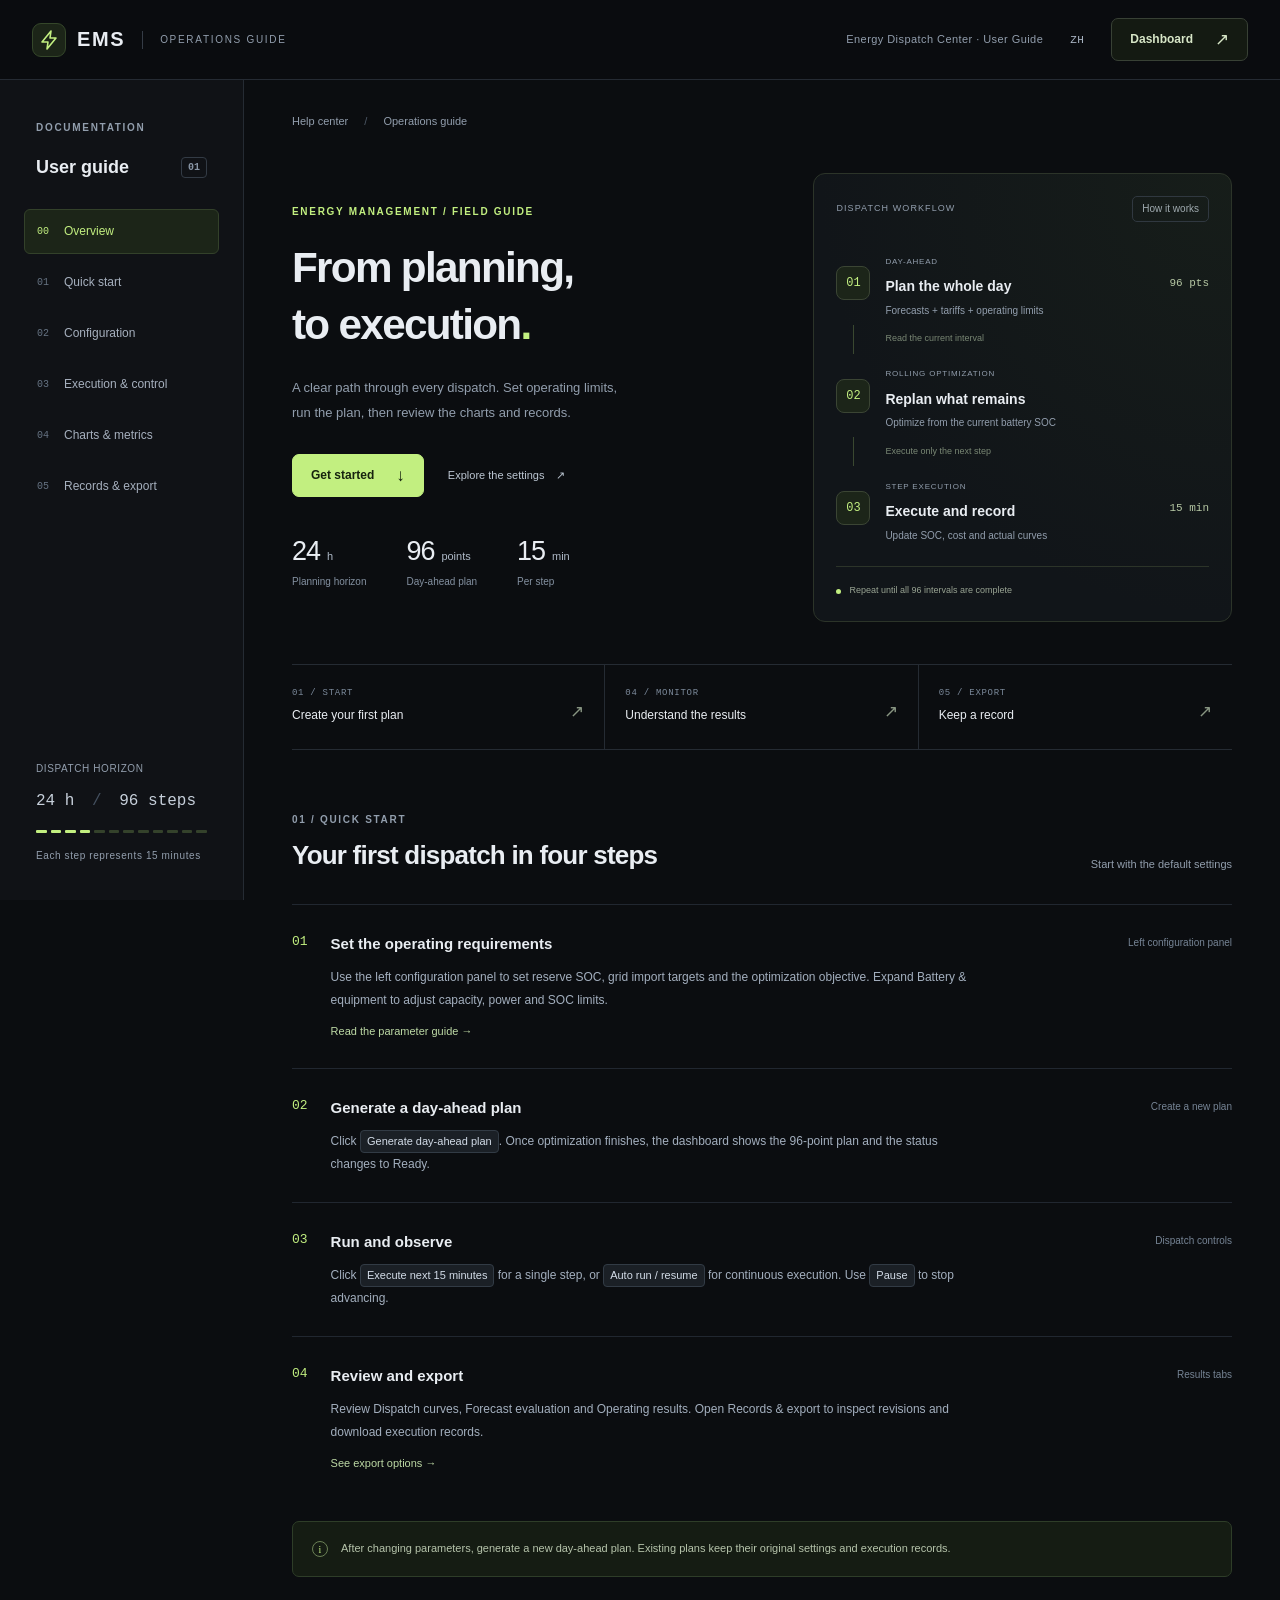
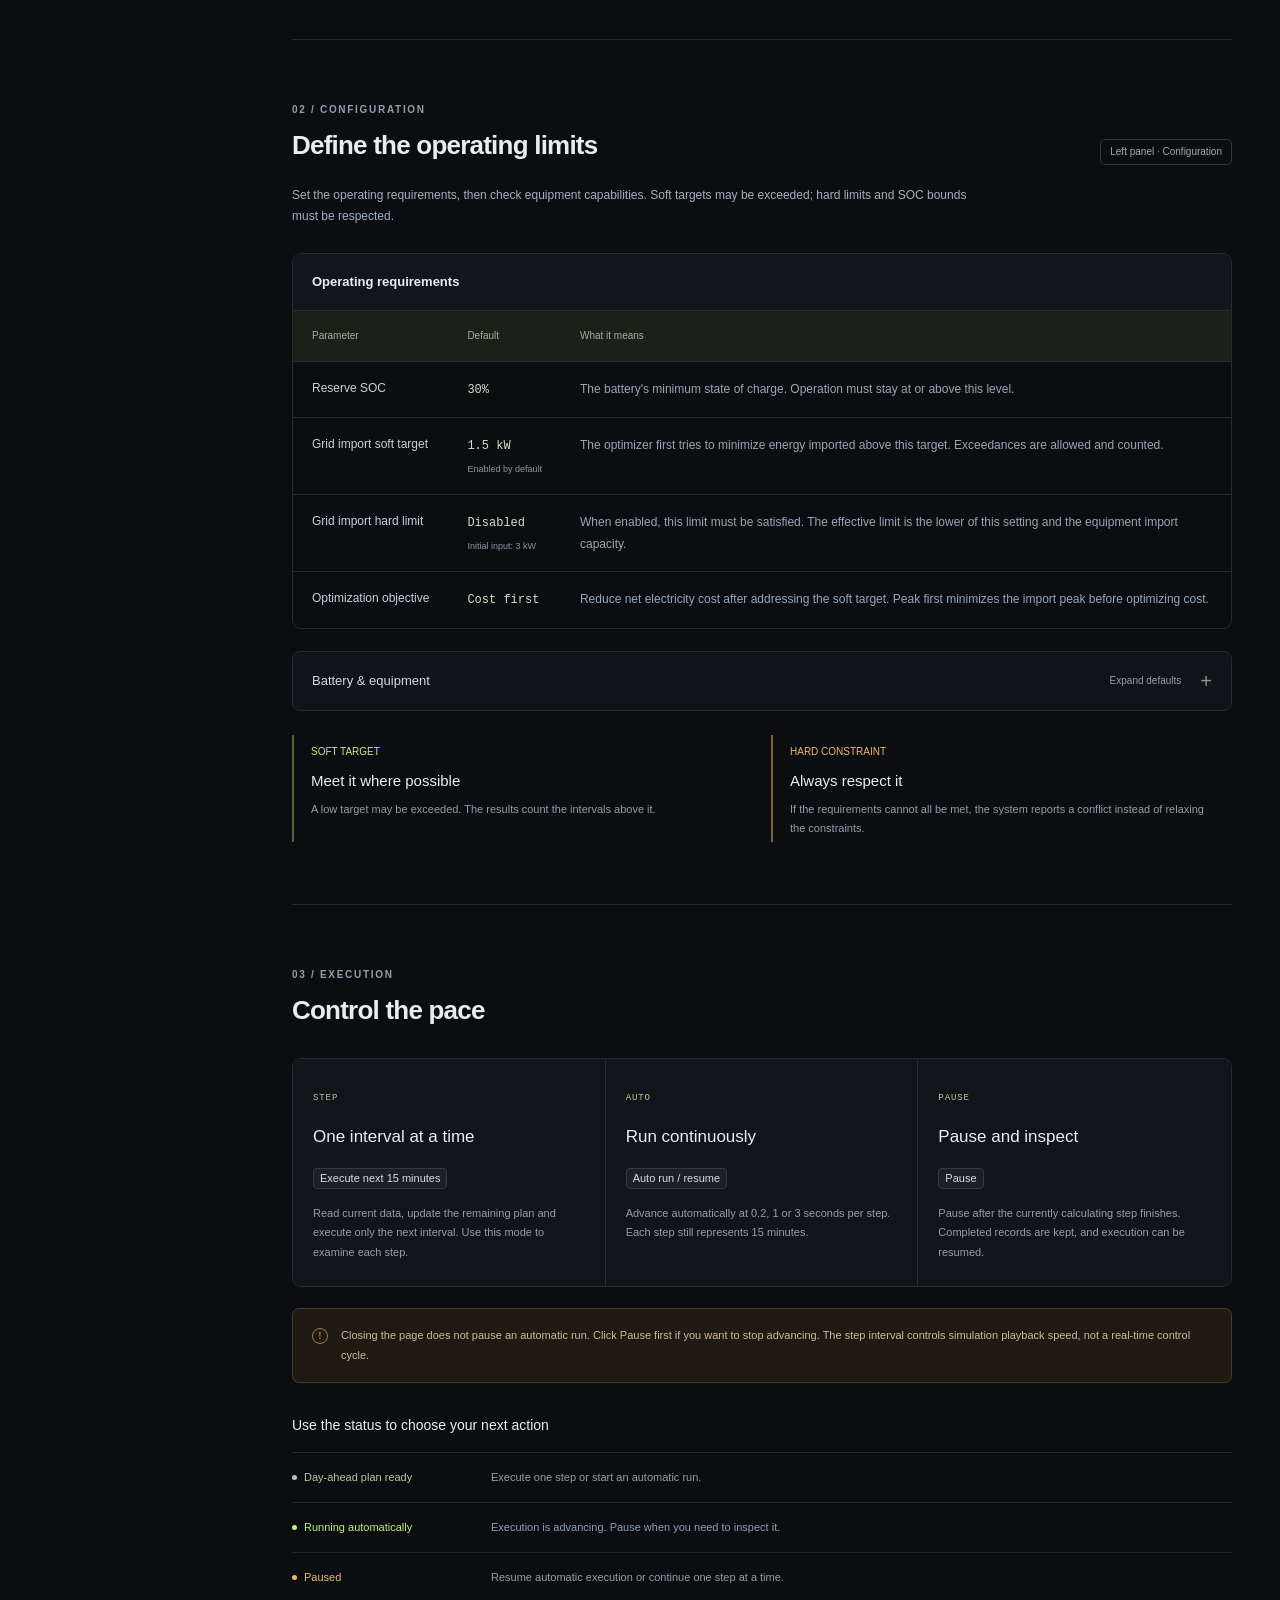
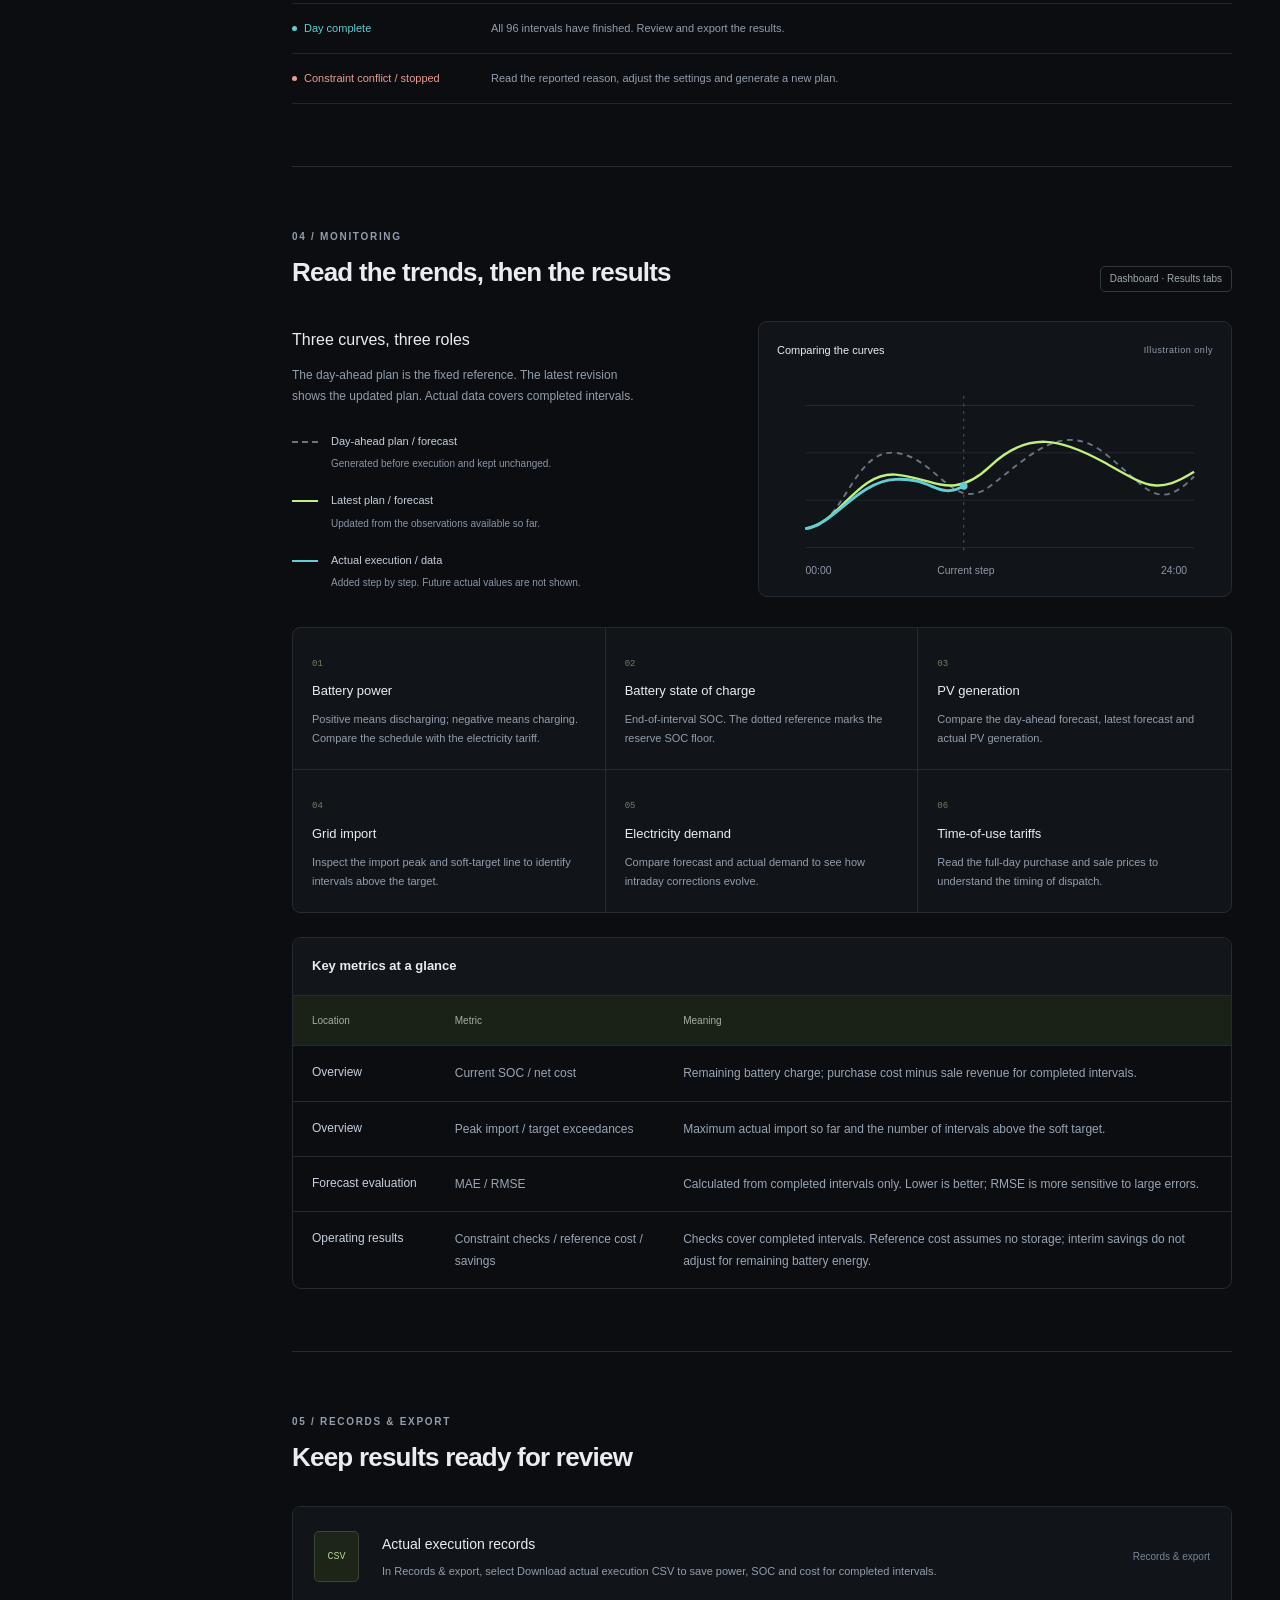
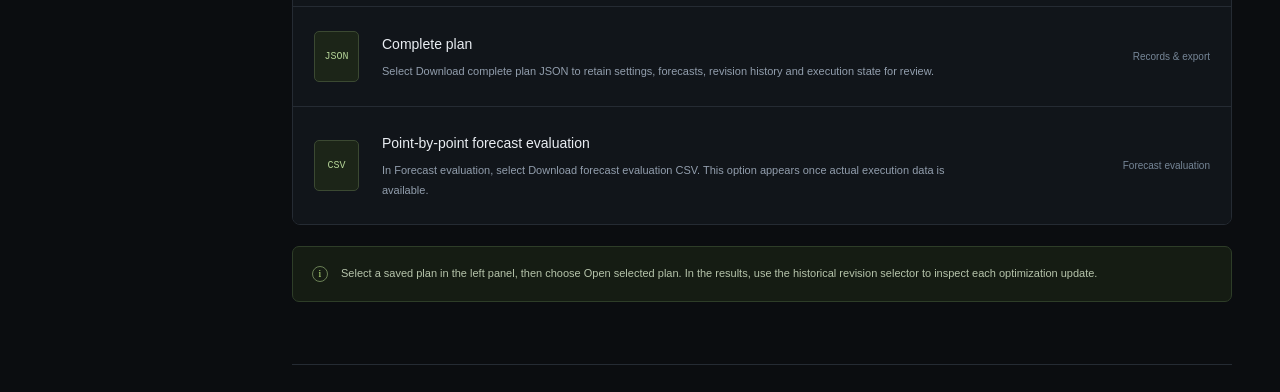
<file: index.html>
<!doctype html>
<html lang="en">
<head>
  <meta charset="utf-8">
  <meta name="viewport" content="width=device-width, initial-scale=1">
  <meta name="color-scheme" content="dark">
  <meta name="description" content="EMS operations guide: configure operating limits, generate day-ahead plans, run rolling dispatch, read charts and export results.">
  <title>EMS · Operations Guide</title>
  <link rel="alternate" hreflang="zh-CN" href="./zh.html">
  <link rel="icon" href="./favicon.svg" type="image/svg+xml">
  <link rel="stylesheet" href="./style.css?v=20261019-3">
  <script src="./config.js?v=20261019-3" defer></script>
  <script src="./script.js?v=20261019-3" defer></script>
</head>
<body>
  <a class="skip-link" href="#main">Skip to content</a>
  <header class="topbar">
    <a class="brand" href="#overview" aria-label="EMS guide home">
      <span class="brand-icon"><svg viewBox="0 0 24 24" fill="none" aria-hidden="true"><path d="M14 3 5 14h6l-1 7 9-11h-6l1-7Z" stroke="currentColor" stroke-width="1.6" stroke-linejoin="round"/></svg></span>
      <strong>EMS</strong><span class="brand-divider"></span><span class="brand-label">OPERATIONS GUIDE</span>
    </a>
    <div class="topbar-actions">
      <span class="edition">Energy Dispatch Center · User Guide</span>
      <a class="language-link" href="./zh.html" hreflang="zh-CN" lang="zh-CN" aria-label="Switch to Chinese">ZH</a>
      <a class="button button-outline dashboard-link" href="https://ltd-prescription-bridal-positioning.trycloudflare.com/" target="_blank" rel="noopener noreferrer">Dashboard <span aria-hidden="true">↗</span></a>
      <button class="menu-toggle" type="button" aria-expanded="false" aria-controls="sidebar" aria-label="Open chapters"><span></span><span></span></button>
    </div>
  </header>

  <aside class="sidebar" id="sidebar" aria-label="Chapters">
    <div class="sidebar-top"><span class="eyebrow">DOCUMENTATION</span><p>User guide<span class="version">01</span></p></div>
    <nav class="chapter-nav">
      <a href="#overview" class="active" aria-current="location"><span>00</span>Overview</a>
      <a href="#quickstart"><span>01</span>Quick start</a>
      <a href="#configuration"><span>02</span>Configuration</a>
      <a href="#execution"><span>03</span>Execution &amp; control</a>
      <a href="#charts"><span>04</span>Charts &amp; metrics</a>
      <a href="#export"><span>05</span>Records &amp; export</a>
    </nav>
    <div class="sidebar-bottom"><span class="small-label">DISPATCH HORIZON</span><p>24 h <span>/</span> 96 steps</p><div class="mini-track"><i></i><i></i><i></i><i></i><i></i><i></i><i></i><i></i><i></i><i></i><i></i><i></i></div><span class="small-label">Each step represents 15 minutes</span></div>
  </aside>

  <main id="main">
    <section class="hero doc-section" id="overview" aria-labelledby="hero-title">
      <div class="breadcrumb">Help center <span>/</span> Operations guide</div>
      <div class="hero-grid">
        <div class="hero-copy">
          <p class="eyebrow accent">ENERGY MANAGEMENT / FIELD GUIDE</p>
          <h1 id="hero-title">From planning,<br>to execution<span class="accent">.</span></h1>
          <p class="hero-description">A clear path through every dispatch. Set operating limits,<br class="desktop-break">run the plan, then review the charts and records.</p>
          <div class="hero-actions"><a class="button button-primary" href="#quickstart">Get started <span aria-hidden="true">↓</span></a><a class="text-link" href="#configuration">Explore the settings <span aria-hidden="true">↗</span></a></div>
          <div class="hero-specs"><div><strong>24<span>h</span></strong><span>Planning horizon</span></div><div><strong>96<span>points</span></strong><span>Day-ahead plan</span></div><div><strong>15<span>min</span></strong><span>Per step</span></div></div>
        </div>
        <div class="flow-panel" aria-label="Day-ahead planning, rolling optimization and single-step execution">
          <div class="panel-top"><span class="small-label">DISPATCH WORKFLOW</span><span class="outline-tag">How it works</span></div>
          <div class="flow-stage"><span class="stage-symbol">01</span><div><span class="small-label">DAY-AHEAD</span><h2>Plan the whole day</h2><p>Forecasts + tariffs + operating limits</p></div><span class="stage-count">96 pts</span></div>
          <div class="flow-connector"><span></span><p>Read the current interval</p></div>
          <div class="flow-stage"><span class="stage-symbol">02</span><div><span class="small-label">ROLLING OPTIMIZATION</span><h2>Replan what remains</h2><p>Optimize from the current battery SOC</p></div></div>
          <div class="flow-connector"><span></span><p>Execute only the next step</p></div>
          <div class="flow-stage flow-stage-final"><span class="stage-symbol">03</span><div><span class="small-label">STEP EXECUTION</span><h2>Execute and record</h2><p>Update SOC, cost and actual curves</p></div><span class="stage-count">15 min</span></div>
          <div class="flow-footer"><span class="status-dot"></span>Repeat until all 96 intervals are complete</div>
        </div>
      </div>
      <div class="guide-index"><a href="#quickstart"><span>01 / START</span>Create your first plan <b aria-hidden="true">↗</b></a><a href="#charts"><span>04 / MONITOR</span>Understand the results <b aria-hidden="true">↗</b></a><a href="#export"><span>05 / EXPORT</span>Keep a record <b aria-hidden="true">↗</b></a></div>
    </section>

    <section class="doc-section" id="quickstart" aria-labelledby="quickstart-title">
      <div class="section-heading"><div><p class="eyebrow">01 / QUICK START</p><h2 id="quickstart-title">Your first dispatch in four steps</h2></div><span class="section-note">Start with the default settings</span></div>
      <ol class="steps">
        <li><span class="step-number">01</span><div><h3>Set the operating requirements</h3><p>Use the left configuration panel to set reserve SOC, grid import targets and the optimization objective. Expand Battery &amp; equipment to adjust capacity, power and SOC limits.</p><a class="inline-link" href="#configuration">Read the parameter guide →</a></div><span class="step-location">Left configuration panel</span></li>
        <li><span class="step-number">02</span><div><h3>Generate a day-ahead plan</h3><p>Click <span class="ui-label">Generate day-ahead plan</span>. Once optimization finishes, the dashboard shows the 96-point plan and the status changes to Ready.</p></div><span class="step-location">Create a new plan</span></li>
        <li><span class="step-number">03</span><div><h3>Run and observe</h3><p>Click <span class="ui-label">Execute next 15 minutes</span> for a single step, or <span class="ui-label">Auto run / resume</span> for continuous execution. Use <span class="ui-label">Pause</span> to stop advancing.</p></div><span class="step-location">Dispatch controls</span></li>
        <li><span class="step-number">04</span><div><h3>Review and export</h3><p>Review Dispatch curves, Forecast evaluation and Operating results. Open Records &amp; export to inspect revisions and download execution records.</p><a class="inline-link" href="#export">See export options →</a></div><span class="step-location">Results tabs</span></li>
      </ol>
      <div class="callout"><span class="callout-mark">i</span><p>After changing parameters, generate a new day-ahead plan. Existing plans keep their original settings and execution records.</p></div>
    </section>

    <section class="doc-section" id="configuration" aria-labelledby="configuration-title">
      <div class="section-heading"><div><p class="eyebrow">02 / CONFIGURATION</p><h2 id="configuration-title">Define the operating limits</h2></div><span class="outline-tag">Left panel · Configuration</span></div>
      <div class="section-intro"><p>Set the operating requirements, then check equipment capabilities. Soft targets may be exceeded; hard limits and SOC bounds must be respected.</p></div>
      <div class="table-wrap"><table><caption>Operating requirements</caption><thead><tr><th scope="col">Parameter</th><th scope="col">Default</th><th scope="col">What it means</th></tr></thead><tbody>
        <tr><th scope="row">Reserve SOC</th><td><span class="value">30%</span></td><td>The battery's minimum state of charge. Operation must stay at or above this level.</td></tr>
        <tr><th scope="row">Grid import soft target</th><td><span class="value">1.5 kW</span><small>Enabled by default</small></td><td>The optimizer first tries to minimize energy imported above this target. Exceedances are allowed and counted.</td></tr>
        <tr><th scope="row">Grid import hard limit</th><td><span class="value">Disabled</span><small>Initial input: 3 kW</small></td><td>When enabled, this limit must be satisfied. The effective limit is the lower of this setting and the equipment import capacity.</td></tr>
        <tr><th scope="row">Optimization objective</th><td><span class="value">Cost first</span></td><td>Reduce net electricity cost after addressing the soft target. Peak first minimizes the import peak before optimizing cost.</td></tr>
      </tbody></table></div>
      <details class="equipment-details"><summary><span>Battery &amp; equipment</span><span class="summary-note">Expand defaults</span><span class="plus" aria-hidden="true">+</span></summary><div class="equipment-grid">
        <div><span>Battery capacity</span><strong>5.0 <small>kWh</small></strong></div><div><span>Charge / discharge limit</span><strong>2.0 <small>kW</small></strong></div><div><span>Initial SOC</span><strong>50 <small>%</small></strong></div><div><span>Minimum final SOC</span><strong>50 <small>%</small></strong></div><div><span>Maximum SOC</span><strong>90 <small>%</small></strong></div><div><span>Grid import capacity</span><strong>5.0 <small>kW</small></strong></div><div><span>Grid export capacity</span><strong>3.0 <small>kW</small></strong></div>
      </div><p class="details-footnote">Initial and minimum final SOC must both fall between reserve SOC and maximum SOC.</p></details>
      <div class="paired-notes"><div><span class="note-label accent">SOFT TARGET</span><h3>Meet it where possible</h3><p>A low target may be exceeded. The results count the intervals above it.</p></div><div><span class="note-label amber">HARD CONSTRAINT</span><h3>Always respect it</h3><p>If the requirements cannot all be met, the system reports a conflict instead of relaxing the constraints.</p></div></div>
    </section>

    <section class="doc-section" id="execution" aria-labelledby="execution-title">
      <div class="section-heading"><div><p class="eyebrow">03 / EXECUTION</p><h2 id="execution-title">Control the pace</h2></div></div>
      <div class="control-guide"><article><span class="keycap">STEP</span><h3>One interval at a time</h3><span class="ui-label">Execute next 15 minutes</span><p>Read current data, update the remaining plan and execute only the next interval. Use this mode to examine each step.</p></article><article><span class="keycap">AUTO</span><h3>Run continuously</h3><span class="ui-label">Auto run / resume</span><p>Advance automatically at 0.2, 1 or 3 seconds per step. Each step still represents 15 minutes.</p></article><article><span class="keycap">PAUSE</span><h3>Pause and inspect</h3><span class="ui-label">Pause</span><p>Pause after the currently calculating step finishes. Completed records are kept, and execution can be resumed.</p></article></div>
      <div class="callout callout-amber"><span class="callout-mark">!</span><p>Closing the page does not pause an automatic run. Click Pause first if you want to stop advancing. The step interval controls simulation playback speed, not a real-time control cycle.</p></div>
      <h3 class="subsection-title">Use the status to choose your next action</h3>
      <div class="state-list"><div><span class="state-chip ready">Day-ahead plan ready</span><p>Execute one step or start an automatic run.</p></div><div><span class="state-chip running">Running automatically</span><p>Execution is advancing. Pause when you need to inspect it.</p></div><div><span class="state-chip paused">Paused</span><p>Resume automatic execution or continue one step at a time.</p></div><div><span class="state-chip completed">Day complete</span><p>All 96 intervals have finished. Review and export the results.</p></div><div><span class="state-chip blocked">Constraint conflict / stopped</span><p>Read the reported reason, adjust the settings and generate a new plan.</p></div></div>
    </section>

    <section class="doc-section" id="charts" aria-labelledby="charts-title">
      <div class="section-heading"><div><p class="eyebrow">04 / MONITORING</p><h2 id="charts-title">Read the trends, then the results</h2></div><span class="outline-tag">Dashboard · Results tabs</span></div>
      <div class="chart-reading"><div><h3>Three curves, three roles</h3><p>The day-ahead plan is the fixed reference. The latest revision shows the updated plan. Actual data covers completed intervals.</p><ul class="legend-guide"><li><span class="legend-line dashed"></span><div><strong>Day-ahead plan / forecast</strong><span>Generated before execution and kept unchanged.</span></div></li><li><span class="legend-line lime"></span><div><strong>Latest plan / forecast</strong><span>Updated from the observations available so far.</span></div></li><li><span class="legend-line cyan"></span><div><strong>Actual execution / data</strong><span>Added step by step. Future actual values are not shown.</span></div></li></ul></div>
        <div class="chart-example"><div class="example-heading"><span>Comparing the curves</span><span class="small-label">Illustration only</span></div><svg viewBox="0 0 460 220" role="img" aria-labelledby="chart-demo-title"><title id="chart-demo-title">The grey dashed line is the day-ahead plan, the lime line is the latest revision, and the cyan line covers completed intervals only.</title><g stroke="#252b33" stroke-width="1"><path d="M30 30H440M30 80H440M30 130H440M30 180H440"/></g><path d="M30 160C70 160 80 75 125 80S185 145 225 115S300 45 345 80S400 145 440 105" fill="none" stroke="#697585" stroke-width="2" stroke-dasharray="6 5"/><path d="M30 160C65 155 85 100 125 103S185 132 225 94S300 65 345 90S400 125 440 100" fill="none" stroke="#c2ef80" stroke-width="2.5"/><path d="M30 160C60 156 85 110 125 108S170 130 197 115" fill="none" stroke="#62ced4" stroke-width="3"/><path d="M197 20V185" stroke="#52624d" stroke-dasharray="3 5"/><circle cx="197" cy="115" r="4" fill="#62ced4"/><g fill="#8e99a8" font-size="11" font-family="sans-serif"><text x="30" y="208">00:00</text><text x="169" y="208">Current step</text><text x="405" y="208">24:00</text></g></svg></div>
      </div>
      <div class="chart-topics"><article><span>01</span><h3>Battery power</h3><p>Positive means discharging; negative means charging. Compare the schedule with the electricity tariff.</p></article><article><span>02</span><h3>Battery state of charge</h3><p>End-of-interval SOC. The dotted reference marks the reserve SOC floor.</p></article><article><span>03</span><h3>PV generation</h3><p>Compare the day-ahead forecast, latest forecast and actual PV generation.</p></article><article><span>04</span><h3>Grid import</h3><p>Inspect the import peak and soft-target line to identify intervals above the target.</p></article><article><span>05</span><h3>Electricity demand</h3><p>Compare forecast and actual demand to see how intraday corrections evolve.</p></article><article><span>06</span><h3>Time-of-use tariffs</h3><p>Read the full-day purchase and sale prices to understand the timing of dispatch.</p></article></div>
      <div class="table-wrap"><table><caption>Key metrics at a glance</caption><thead><tr><th scope="col">Location</th><th scope="col">Metric</th><th scope="col">Meaning</th></tr></thead><tbody><tr><th scope="row">Overview</th><td>Current SOC / net cost</td><td>Remaining battery charge; purchase cost minus sale revenue for completed intervals.</td></tr><tr><th scope="row">Overview</th><td>Peak import / target exceedances</td><td>Maximum actual import so far and the number of intervals above the soft target.</td></tr><tr><th scope="row">Forecast evaluation</th><td>MAE / RMSE</td><td>Calculated from completed intervals only. Lower is better; RMSE is more sensitive to large errors.</td></tr><tr><th scope="row">Operating results</th><td>Constraint checks / reference cost / savings</td><td>Checks cover completed intervals. Reference cost assumes no storage; interim savings do not adjust for remaining battery energy.</td></tr></tbody></table></div>
    </section>

    <section class="doc-section" id="export" aria-labelledby="export-title">
      <div class="section-heading"><div><p class="eyebrow">05 / RECORDS &amp; EXPORT</p><h2 id="export-title">Keep results ready for review</h2></div></div>
      <div class="export-list"><article><span class="file-badge">CSV</span><div><h3>Actual execution records</h3><p>In Records &amp; export, select Download actual execution CSV to save power, SOC and cost for completed intervals.</p></div><span class="export-location">Records &amp; export</span></article><article><span class="file-badge">JSON</span><div><h3>Complete plan</h3><p>Select Download complete plan JSON to retain settings, forecasts, revision history and execution state for review.</p></div><span class="export-location">Records &amp; export</span></article><article><span class="file-badge">CSV</span><div><h3>Point-by-point forecast evaluation</h3><p>In Forecast evaluation, select Download forecast evaluation CSV. This option appears once actual execution data is available.</p></div><span class="export-location">Forecast evaluation</span></article></div>
      <div class="callout"><span class="callout-mark">i</span><p>Select a saved plan in the left panel, then choose Open selected plan. In the results, use the historical revision selector to inspect each optimization update.</p></div>
    </section>
  </main>
</body>
</html>
</file>
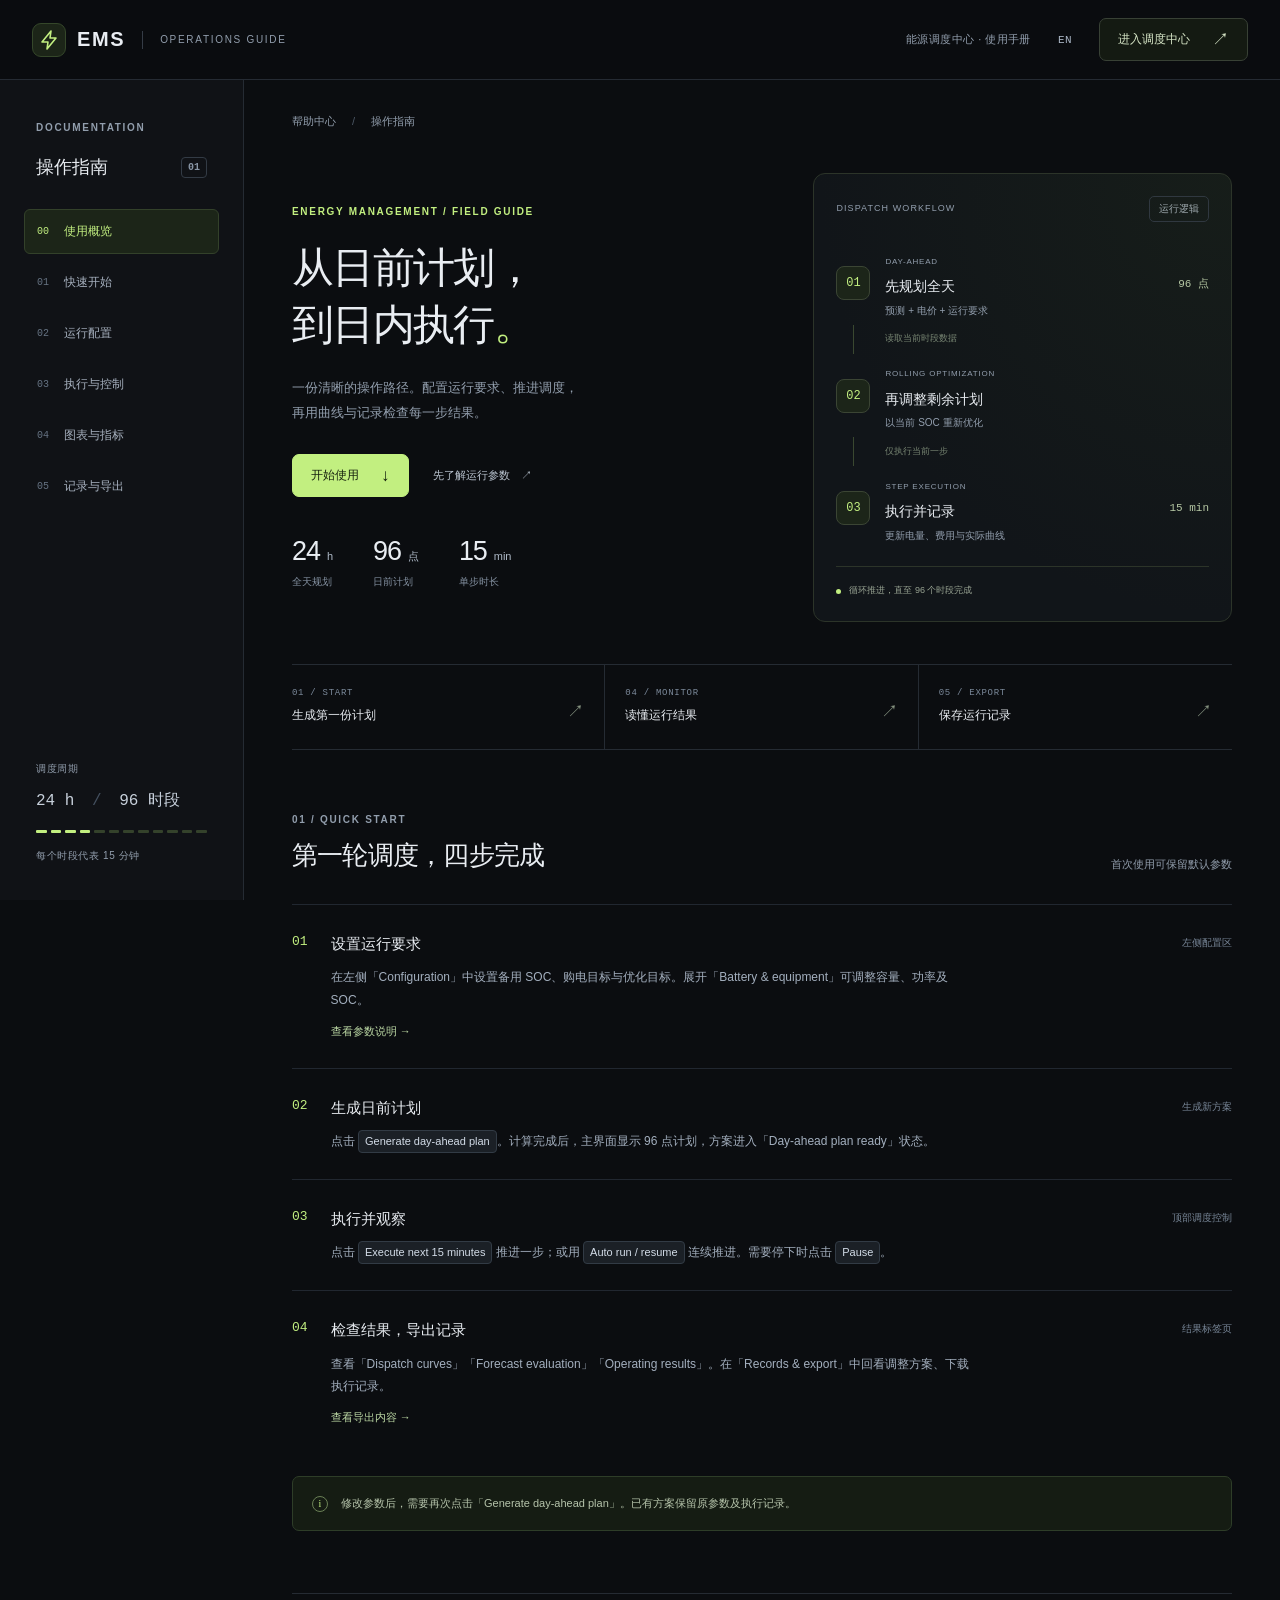
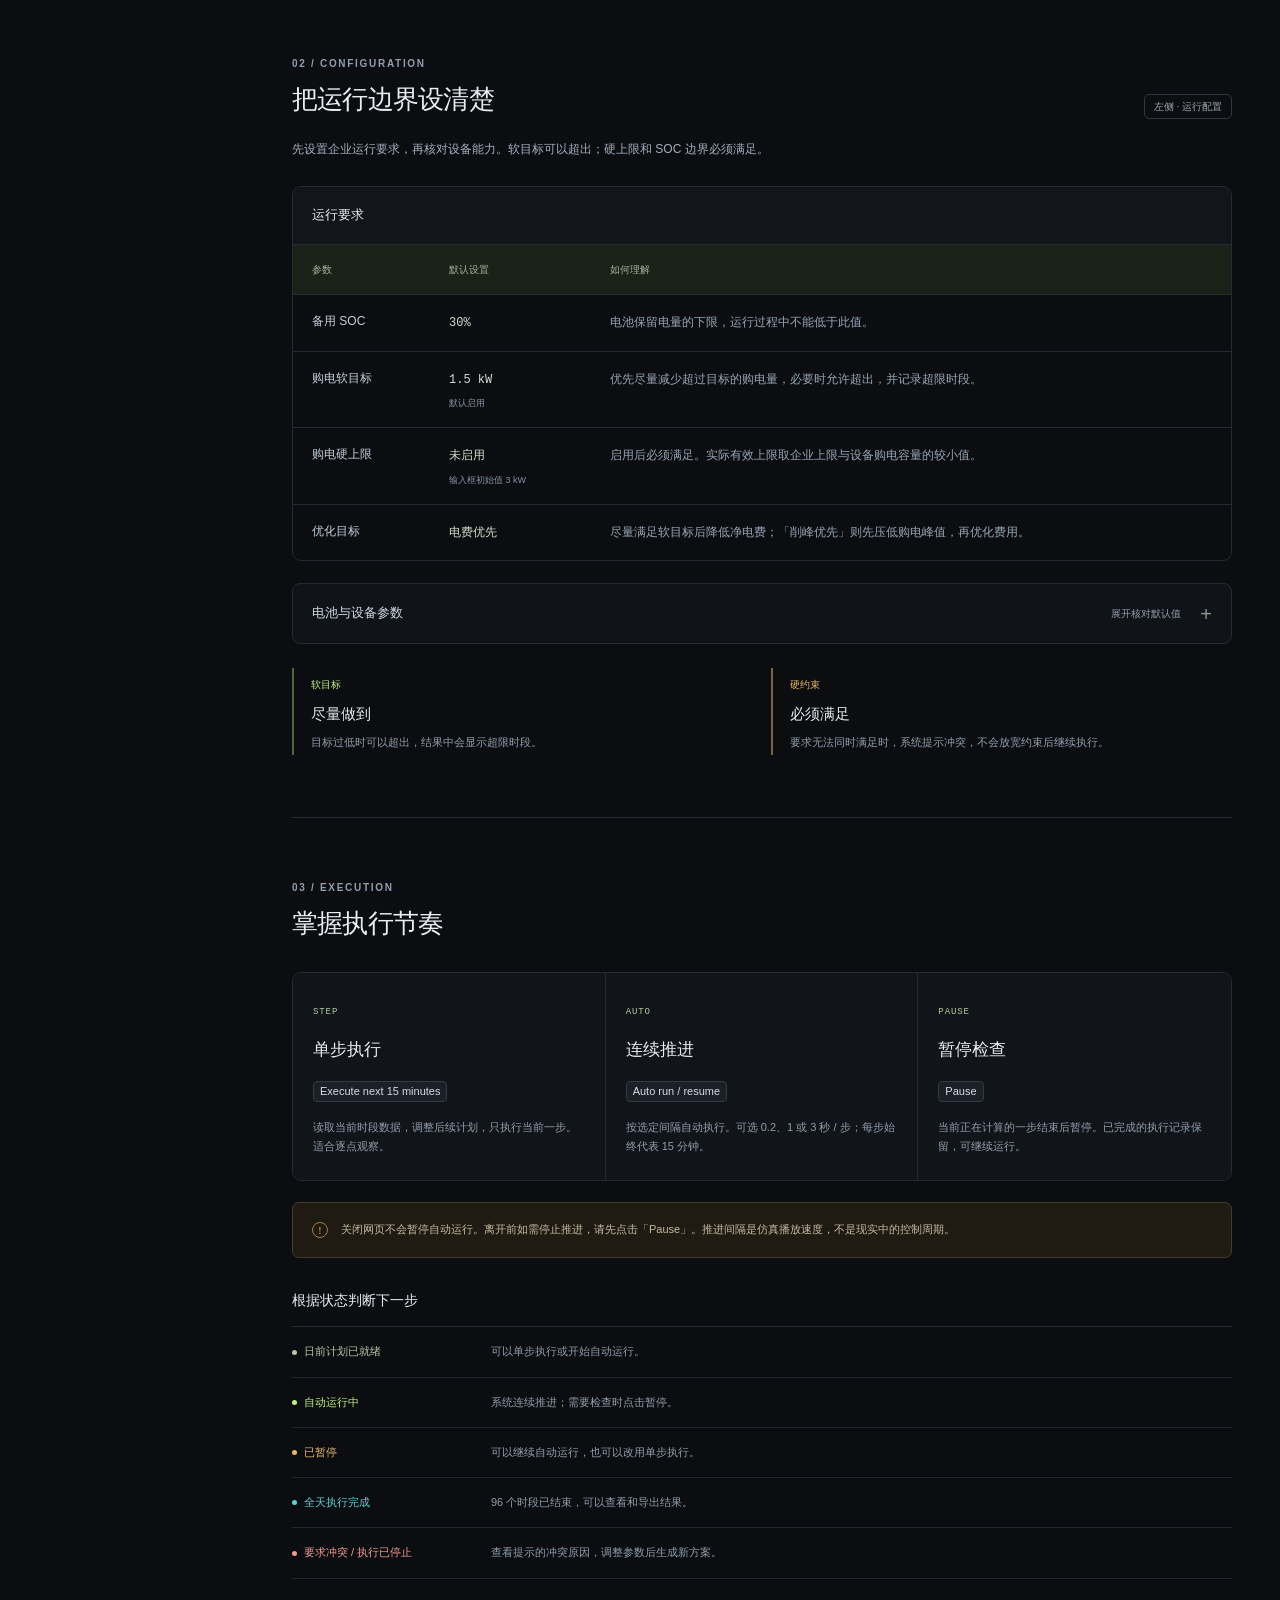
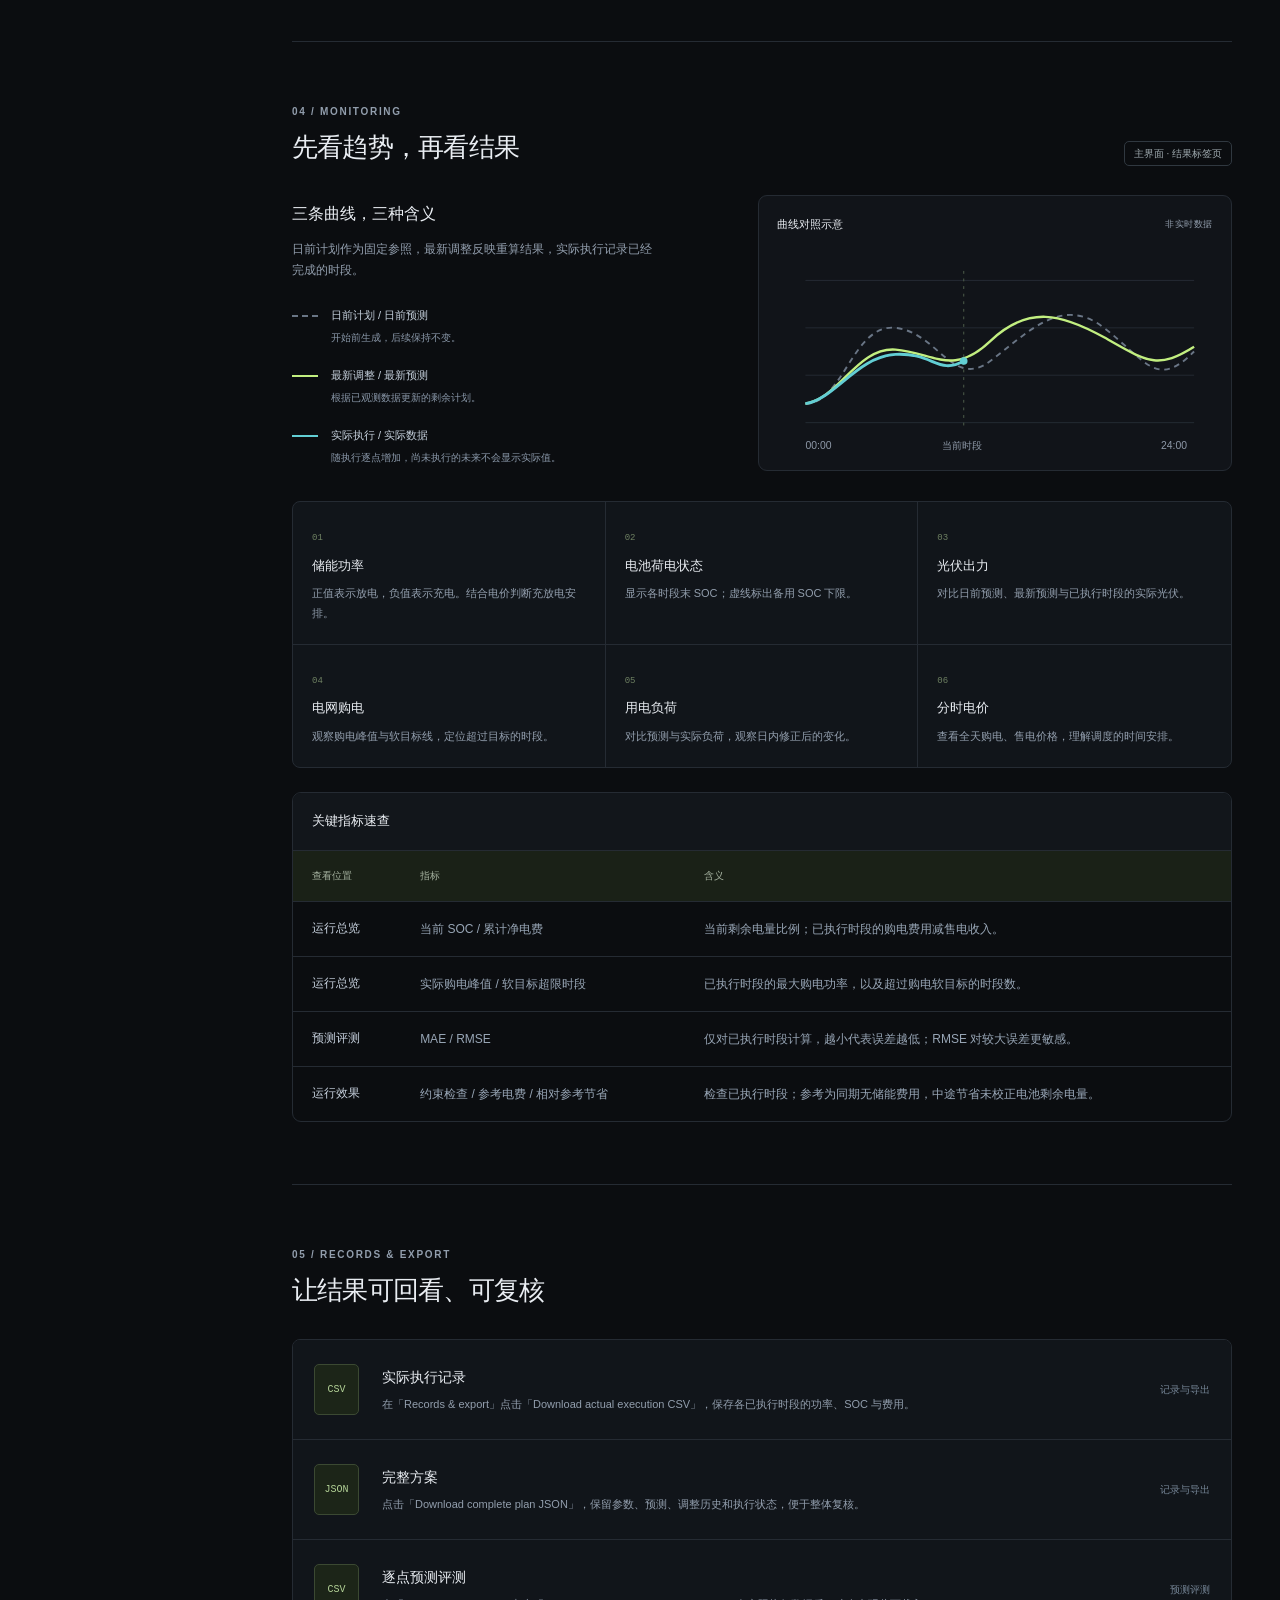
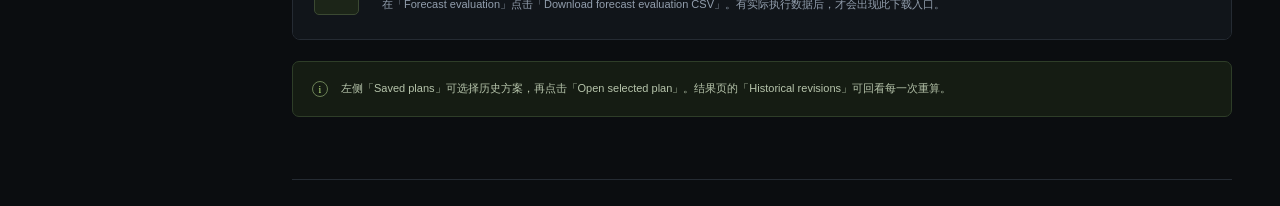
<file: zh.html>
<!doctype html>
<html lang="zh-CN">
<head>
  <meta charset="utf-8">
  <meta name="viewport" content="width=device-width, initial-scale=1">
  <meta name="color-scheme" content="dark">
  <meta name="description" content="能源调度中心操作指南：配置运行要求、生成日前计划、执行日内调度、阅读曲线与导出记录。">
  <title>EMS · 操作指南</title>
  <link rel="alternate" hreflang="en" href="./">
  <link rel="icon" href="./favicon.svg" type="image/svg+xml">
  <link rel="stylesheet" href="./style.css?v=20261019-3">
  <script src="./config.js?v=20261019-3" defer></script>
  <script src="./script.js?v=20261019-3" defer></script>
</head>
<body>
  <a class="skip-link" href="#main">跳到正文</a>
  <header class="topbar">
    <a class="brand" href="#overview" aria-label="EMS 操作指南首页">
      <span class="brand-icon"><svg viewBox="0 0 24 24" fill="none" aria-hidden="true"><path d="M14 3 5 14h6l-1 7 9-11h-6l1-7Z" stroke="currentColor" stroke-width="1.6" stroke-linejoin="round"/></svg></span>
      <strong>EMS</strong><span class="brand-divider"></span><span class="brand-label">OPERATIONS GUIDE</span>
    </a>
    <div class="topbar-actions">
      <span class="edition">能源调度中心 · 使用手册</span>
      <a class="language-link" href="./" hreflang="en" lang="en" aria-label="切换为英文版">EN</a>
      <a class="button button-outline dashboard-link" href="https://ltd-prescription-bridal-positioning.trycloudflare.com/" target="_blank" rel="noopener noreferrer">进入调度中心 <span aria-hidden="true">↗</span></a>
      <button class="menu-toggle" type="button" aria-expanded="false" aria-controls="sidebar" aria-label="打开章节目录"><span></span><span></span></button>
    </div>
  </header>

  <aside class="sidebar" id="sidebar" aria-label="章节目录">
    <div class="sidebar-top"><span class="eyebrow">DOCUMENTATION</span><p>操作指南<span class="version">01</span></p></div>
    <nav class="chapter-nav">
      <a href="#overview" class="active" aria-current="location"><span>00</span>使用概览</a>
      <a href="#quickstart"><span>01</span>快速开始</a>
      <a href="#configuration"><span>02</span>运行配置</a>
      <a href="#execution"><span>03</span>执行与控制</a>
      <a href="#charts"><span>04</span>图表与指标</a>
      <a href="#export"><span>05</span>记录与导出</a>
    </nav>
    <div class="sidebar-bottom"><span class="small-label">调度周期</span><p>24 h <span>/</span> 96 时段</p><div class="mini-track"><i></i><i></i><i></i><i></i><i></i><i></i><i></i><i></i><i></i><i></i><i></i><i></i></div><span class="small-label">每个时段代表 15 分钟</span></div>
  </aside>

  <main id="main">
    <section class="hero doc-section" id="overview" aria-labelledby="hero-title">
      <div class="breadcrumb">帮助中心 <span>/</span> 操作指南</div>
      <div class="hero-grid">
        <div class="hero-copy">
          <p class="eyebrow accent">ENERGY MANAGEMENT / FIELD GUIDE</p>
          <h1 id="hero-title">从日前计划，<br>到日内执行<span class="accent">。</span></h1>
          <p class="hero-description">一份清晰的操作路径。配置运行要求、推进调度，<br class="desktop-break">再用曲线与记录检查每一步结果。</p>
          <div class="hero-actions"><a class="button button-primary" href="#quickstart">开始使用 <span aria-hidden="true">↓</span></a><a class="text-link" href="#configuration">先了解运行参数 <span aria-hidden="true">↗</span></a></div>
          <div class="hero-specs"><div><strong>24<span>h</span></strong><span>全天规划</span></div><div><strong>96<span>点</span></strong><span>日前计划</span></div><div><strong>15<span>min</span></strong><span>单步时长</span></div></div>
        </div>
        <div class="flow-panel" aria-label="日前计划、日内调整、单步执行的工作流程">
          <div class="panel-top"><span class="small-label">DISPATCH WORKFLOW</span><span class="outline-tag">运行逻辑</span></div>
          <div class="flow-stage"><span class="stage-symbol">01</span><div><span class="small-label">DAY-AHEAD</span><h2>先规划全天</h2><p>预测 + 电价 + 运行要求</p></div><span class="stage-count">96 点</span></div>
          <div class="flow-connector"><span></span><p>读取当前时段数据</p></div>
          <div class="flow-stage"><span class="stage-symbol">02</span><div><span class="small-label">ROLLING OPTIMIZATION</span><h2>再调整剩余计划</h2><p>以当前 SOC 重新优化</p></div></div>
          <div class="flow-connector"><span></span><p>仅执行当前一步</p></div>
          <div class="flow-stage flow-stage-final"><span class="stage-symbol">03</span><div><span class="small-label">STEP EXECUTION</span><h2>执行并记录</h2><p>更新电量、费用与实际曲线</p></div><span class="stage-count">15 min</span></div>
          <div class="flow-footer"><span class="status-dot"></span>循环推进，直至 96 个时段完成</div>
        </div>
      </div>
      <div class="guide-index"><a href="#quickstart"><span>01 / START</span>生成第一份计划 <b aria-hidden="true">↗</b></a><a href="#charts"><span>04 / MONITOR</span>读懂运行结果 <b aria-hidden="true">↗</b></a><a href="#export"><span>05 / EXPORT</span>保存运行记录 <b aria-hidden="true">↗</b></a></div>
    </section>

    <section class="doc-section" id="quickstart" aria-labelledby="quickstart-title">
      <div class="section-heading"><div><p class="eyebrow">01 / QUICK START</p><h2 id="quickstart-title">第一轮调度，四步完成</h2></div><span class="section-note">首次使用可保留默认参数</span></div>
      <ol class="steps">
        <li><span class="step-number">01</span><div><h3>设置运行要求</h3><p>在左侧「Configuration」中设置备用 SOC、购电目标与优化目标。展开「Battery & equipment」可调整容量、功率及 SOC。</p><a class="inline-link" href="#configuration">查看参数说明 →</a></div><span class="step-location">左侧配置区</span></li>
        <li><span class="step-number">02</span><div><h3>生成日前计划</h3><p>点击 <span class="ui-label">Generate day-ahead plan</span>。计算完成后，主界面显示 96 点计划，方案进入「Day-ahead plan ready」状态。</p></div><span class="step-location">生成新方案</span></li>
        <li><span class="step-number">03</span><div><h3>执行并观察</h3><p>点击 <span class="ui-label">Execute next 15 minutes</span> 推进一步；或用 <span class="ui-label">Auto run / resume</span> 连续推进。需要停下时点击 <span class="ui-label">Pause</span>。</p></div><span class="step-location">顶部调度控制</span></li>
        <li><span class="step-number">04</span><div><h3>检查结果，导出记录</h3><p>查看「Dispatch curves」「Forecast evaluation」「Operating results」。在「Records & export」中回看调整方案、下载执行记录。</p><a class="inline-link" href="#export">查看导出内容 →</a></div><span class="step-location">结果标签页</span></li>
      </ol>
      <div class="callout"><span class="callout-mark">i</span><p>修改参数后，需要再次点击「Generate day-ahead plan」。已有方案保留原参数及执行记录。</p></div>
    </section>

    <section class="doc-section" id="configuration" aria-labelledby="configuration-title">
      <div class="section-heading"><div><p class="eyebrow">02 / CONFIGURATION</p><h2 id="configuration-title">把运行边界设清楚</h2></div><span class="outline-tag">左侧 · 运行配置</span></div>
      <div class="section-intro"><p>先设置企业运行要求，再核对设备能力。软目标可以超出；硬上限和 SOC 边界必须满足。</p></div>
      <div class="table-wrap"><table><caption>运行要求</caption><thead><tr><th scope="col">参数</th><th scope="col">默认设置</th><th scope="col">如何理解</th></tr></thead><tbody>
        <tr><th scope="row">备用 SOC</th><td><span class="value">30%</span></td><td>电池保留电量的下限，运行过程中不能低于此值。</td></tr>
        <tr><th scope="row">购电软目标</th><td><span class="value">1.5 kW</span><small>默认启用</small></td><td>优先尽量减少超过目标的购电量，必要时允许超出，并记录超限时段。</td></tr>
        <tr><th scope="row">购电硬上限</th><td><span class="value">未启用</span><small>输入框初始值 3 kW</small></td><td>启用后必须满足。实际有效上限取企业上限与设备购电容量的较小值。</td></tr>
        <tr><th scope="row">优化目标</th><td><span class="value">电费优先</span></td><td>尽量满足软目标后降低净电费；「削峰优先」则先压低购电峰值，再优化费用。</td></tr>
      </tbody></table></div>
      <details class="equipment-details"><summary><span>电池与设备参数</span><span class="summary-note">展开核对默认值</span><span class="plus" aria-hidden="true">+</span></summary><div class="equipment-grid">
        <div><span>电池容量</span><strong>5.0 <small>kWh</small></strong></div><div><span>最大充 / 放电功率</span><strong>2.0 <small>kW</small></strong></div><div><span>初始 SOC</span><strong>50 <small>%</small></strong></div><div><span>日末 SOC 最低目标</span><strong>50 <small>%</small></strong></div><div><span>SOC 上限</span><strong>90 <small>%</small></strong></div><div><span>设备购电容量</span><strong>5.0 <small>kW</small></strong></div><div><span>设备售电容量</span><strong>3.0 <small>kW</small></strong></div>
      </div><p class="details-footnote">初始 SOC 和日末 SOC 目标，都必须位于备用 SOC 下限与 SOC 上限之间。</p></details>
      <div class="paired-notes"><div><span class="note-label accent">软目标</span><h3>尽量做到</h3><p>目标过低时可以超出，结果中会显示超限时段。</p></div><div><span class="note-label amber">硬约束</span><h3>必须满足</h3><p>要求无法同时满足时，系统提示冲突，不会放宽约束后继续执行。</p></div></div>
    </section>

    <section class="doc-section" id="execution" aria-labelledby="execution-title">
      <div class="section-heading"><div><p class="eyebrow">03 / EXECUTION</p><h2 id="execution-title">掌握执行节奏</h2></div></div>
      <div class="control-guide"><article><span class="keycap">STEP</span><h3>单步执行</h3><span class="ui-label">Execute next 15 minutes</span><p>读取当前时段数据，调整后续计划，只执行当前一步。适合逐点观察。</p></article><article><span class="keycap">AUTO</span><h3>连续推进</h3><span class="ui-label">Auto run / resume</span><p>按选定间隔自动执行。可选 0.2、1 或 3 秒 / 步；每步始终代表 15 分钟。</p></article><article><span class="keycap">PAUSE</span><h3>暂停检查</h3><span class="ui-label">Pause</span><p>当前正在计算的一步结束后暂停。已完成的执行记录保留，可继续运行。</p></article></div>
      <div class="callout callout-amber"><span class="callout-mark">!</span><p>关闭网页不会暂停自动运行。离开前如需停止推进，请先点击「Pause」。推进间隔是仿真播放速度，不是现实中的控制周期。</p></div>
      <h3 class="subsection-title">根据状态判断下一步</h3>
      <div class="state-list"><div><span class="state-chip ready">日前计划已就绪</span><p>可以单步执行或开始自动运行。</p></div><div><span class="state-chip running">自动运行中</span><p>系统连续推进；需要检查时点击暂停。</p></div><div><span class="state-chip paused">已暂停</span><p>可以继续自动运行，也可以改用单步执行。</p></div><div><span class="state-chip completed">全天执行完成</span><p>96 个时段已结束，可以查看和导出结果。</p></div><div><span class="state-chip blocked">要求冲突 / 执行已停止</span><p>查看提示的冲突原因，调整参数后生成新方案。</p></div></div>
    </section>

    <section class="doc-section" id="charts" aria-labelledby="charts-title">
      <div class="section-heading"><div><p class="eyebrow">04 / MONITORING</p><h2 id="charts-title">先看趋势，再看结果</h2></div><span class="outline-tag">主界面 · 结果标签页</span></div>
      <div class="chart-reading"><div><h3>三条曲线，三种含义</h3><p>日前计划作为固定参照，最新调整反映重算结果，实际执行记录已经完成的时段。</p><ul class="legend-guide"><li><span class="legend-line dashed"></span><div><strong>日前计划 / 日前预测</strong><span>开始前生成，后续保持不变。</span></div></li><li><span class="legend-line lime"></span><div><strong>最新调整 / 最新预测</strong><span>根据已观测数据更新的剩余计划。</span></div></li><li><span class="legend-line cyan"></span><div><strong>实际执行 / 实际数据</strong><span>随执行逐点增加，尚未执行的未来不会显示实际值。</span></div></li></ul></div>
        <div class="chart-example"><div class="example-heading"><span>曲线对照示意</span><span class="small-label">非实时数据</span></div><svg viewBox="0 0 460 220" role="img" aria-labelledby="chart-demo-title"><title id="chart-demo-title">灰色虚线表示日前计划，青绿色实线表示最新调整，蓝色实线只覆盖已经执行的时间段。</title><g stroke="#252b33" stroke-width="1"><path d="M30 30H440M30 80H440M30 130H440M30 180H440"/></g><path d="M30 160C70 160 80 75 125 80S185 145 225 115S300 45 345 80S400 145 440 105" fill="none" stroke="#697585" stroke-width="2" stroke-dasharray="6 5"/><path d="M30 160C65 155 85 100 125 103S185 132 225 94S300 65 345 90S400 125 440 100" fill="none" stroke="#c2ef80" stroke-width="2.5"/><path d="M30 160C60 156 85 110 125 108S170 130 197 115" fill="none" stroke="#62ced4" stroke-width="3"/><path d="M197 20V185" stroke="#52624d" stroke-dasharray="3 5"/><circle cx="197" cy="115" r="4" fill="#62ced4"/><g fill="#8e99a8" font-size="11" font-family="sans-serif"><text x="30" y="208">00:00</text><text x="174" y="208">当前时段</text><text x="405" y="208">24:00</text></g></svg></div>
      </div>
      <div class="chart-topics"><article><span>01</span><h3>储能功率</h3><p>正值表示放电，负值表示充电。结合电价判断充放电安排。</p></article><article><span>02</span><h3>电池荷电状态</h3><p>显示各时段末 SOC；虚线标出备用 SOC 下限。</p></article><article><span>03</span><h3>光伏出力</h3><p>对比日前预测、最新预测与已执行时段的实际光伏。</p></article><article><span>04</span><h3>电网购电</h3><p>观察购电峰值与软目标线，定位超过目标的时段。</p></article><article><span>05</span><h3>用电负荷</h3><p>对比预测与实际负荷，观察日内修正后的变化。</p></article><article><span>06</span><h3>分时电价</h3><p>查看全天购电、售电价格，理解调度的时间安排。</p></article></div>
      <div class="table-wrap"><table><caption>关键指标速查</caption><thead><tr><th scope="col">查看位置</th><th scope="col">指标</th><th scope="col">含义</th></tr></thead><tbody><tr><th scope="row">运行总览</th><td>当前 SOC / 累计净电费</td><td>当前剩余电量比例；已执行时段的购电费用减售电收入。</td></tr><tr><th scope="row">运行总览</th><td>实际购电峰值 / 软目标超限时段</td><td>已执行时段的最大购电功率，以及超过购电软目标的时段数。</td></tr><tr><th scope="row">预测评测</th><td>MAE / RMSE</td><td>仅对已执行时段计算，越小代表误差越低；RMSE 对较大误差更敏感。</td></tr><tr><th scope="row">运行效果</th><td>约束检查 / 参考电费 / 相对参考节省</td><td>检查已执行时段；参考为同期无储能费用，中途节省未校正电池剩余电量。</td></tr></tbody></table></div>
    </section>

    <section class="doc-section" id="export" aria-labelledby="export-title">
      <div class="section-heading"><div><p class="eyebrow">05 / RECORDS & EXPORT</p><h2 id="export-title">让结果可回看、可复核</h2></div></div>
      <div class="export-list"><article><span class="file-badge">CSV</span><div><h3>实际执行记录</h3><p>在「Records & export」点击「Download actual execution CSV」，保存各已执行时段的功率、SOC 与费用。</p></div><span class="export-location">记录与导出</span></article><article><span class="file-badge">JSON</span><div><h3>完整方案</h3><p>点击「Download complete plan JSON」，保留参数、预测、调整历史和执行状态，便于整体复核。</p></div><span class="export-location">记录与导出</span></article><article><span class="file-badge">CSV</span><div><h3>逐点预测评测</h3><p>在「Forecast evaluation」点击「Download forecast evaluation CSV」。有实际执行数据后，才会出现此下载入口。</p></div><span class="export-location">预测评测</span></article></div>
      <div class="callout"><span class="callout-mark">i</span><p>左侧「Saved plans」可选择历史方案，再点击「Open selected plan」。结果页的「Historical revisions」可回看每一次重算。</p></div>
    </section>

  </main>
</body>
</html>
</file>
<file: style.css>
:root{color-scheme:dark;--bg:#0b0d10;--panel:#111419;--line:#252b33;--text:#e9edf2;--muted:#929ead;--accent:#c2ef80;--cyan:#62ced4;--amber:#e9b96b;--sidebar:244px;--header:80px;font-family:Inter,"Segoe UI","Microsoft YaHei",sans-serif;font-synthesis:none}
*{box-sizing:border-box}html{scroll-behavior:smooth;scroll-padding-top:110px}body{margin:0;background:var(--bg);color:var(--text);font-size:14px;line-height:1.75}a{color:inherit;text-decoration:none}button{font:inherit}button,a,summary{-webkit-tap-highlight-color:transparent}button{cursor:pointer}h1,h2,h3,p{margin:0}svg{display:block;max-width:100%}::selection{background:#c2ef8033;color:#f0ffdf}:focus-visible{outline:2px solid var(--accent);outline-offset:5px}button:focus-visible,summary:focus-visible{outline-offset:2px}
.skip-link{position:fixed;top:-80px;left:20px;z-index:100;background:var(--accent);color:#15210d;padding:10px 18px;border-radius:6px}.skip-link:focus{top:12px}.topbar{height:var(--header);position:fixed;inset:0 0 auto;z-index:30;display:flex;align-items:center;justify-content:space-between;padding:0 32px;border-bottom:1px solid var(--line);background:#0b0d10f5;backdrop-filter:blur(16px)}.brand{display:flex;align-items:center;gap:11px;white-space:nowrap}.brand-icon{width:34px;height:34px;display:grid;place-items:center;border-radius:9px;background:#1c2518;border:1px solid #35472a;color:var(--accent)}.brand-icon svg{width:24px;height:24px}.brand strong{font-size:20px;letter-spacing:.08em;font-weight:700}.brand-divider{height:18px;width:1px;background:#353c46;margin:0 6px}.brand-label{font-size:10px;letter-spacing:.17em;color:var(--muted)}.topbar-actions{display:flex;gap:24px;align-items:center}.edition{font-size:11px;color:var(--muted);letter-spacing:.04em}.button{display:inline-flex;align-items:center;justify-content:center;gap:22px;min-height:42px;padding:10px 18px;border-radius:7px;font-size:12px;font-weight:600;transition:background .18s,border-color .18s}.button span{font-size:17px;line-height:1}.button-outline{border:1px solid #384135;background:#141a12;color:#d7e6c7}.button-outline:hover{background:#202b1b;border-color:#5c6c4e}.button-primary{background:var(--accent);color:#17230e;border:1px solid var(--accent)}.button-primary:hover{background:#d3f4a7;border-color:#d3f4a7}.menu-toggle{display:none}
.sidebar{position:fixed;inset:var(--header) auto 0 0;width:var(--sidebar);padding:34px 24px;display:flex;flex-direction:column;border-right:1px solid var(--line);background:#101216;overflow-y:auto;z-index:20}.eyebrow{font-size:10px;font-weight:600;letter-spacing:.17em;color:var(--muted);line-height:1.5}.sidebar-top{padding:0 12px 26px}.sidebar-top p{font-size:18px;font-weight:550;margin-top:13px;display:flex;align-items:center;justify-content:space-between}.version{font-family:Consolas,monospace;font-size:10px;border:1px solid #333b45;color:#8895a5;border-radius:4px;padding:1px 6px}.chapter-nav{display:flex;flex-direction:column;gap:6px}.chapter-nav a{display:flex;gap:15px;align-items:center;padding:11px 12px;border:1px solid transparent;border-radius:6px;font-size:12px;color:#a6b0be;transition:background .18s,color .18s}.chapter-nav a>span{font-family:Consolas,monospace;color:#667383;font-size:10px}.chapter-nav a:hover{background:#191e24;color:var(--text)}.chapter-nav a.active{background:#1c2518;border-color:#33412a;color:var(--accent)}.chapter-nav a.active>span{color:var(--accent)}.sidebar-bottom{margin-top:auto;padding:50px 12px 0}.small-label{font-size:10px;color:var(--muted);letter-spacing:.06em}.sidebar-bottom p{font-family:Consolas,monospace;font-size:16px;color:#c7d0db;margin-top:7px}.sidebar-bottom p>span{color:#44505f;margin:0 8px}.mini-track{display:flex;gap:4px;margin:15px 0 9px}.mini-track i{height:3px;flex:1;background:#34422b;border-radius:1px}.mini-track i:nth-child(-n+4){background:var(--accent)}
main{margin-left:var(--sidebar);padding:112px 48px 0;max-width:1580px}.doc-section{padding:62px 0;border-bottom:1px solid var(--line);scroll-margin-top:0}.hero{padding-top:0;padding-bottom:0}.breadcrumb{font-size:11px;color:var(--muted);margin-bottom:36px}.breadcrumb>span{color:#4d5866;padding:0 13px}.accent{color:var(--accent)}.amber{color:var(--amber)}.hero-grid{display:grid;grid-template-columns:1.15fr 1fr;gap:40px;align-items:center;padding:6px 0 42px}.hero-copy h1{font-size:clamp(32px,3.3vw,49px);font-weight:550;line-height:1.35;letter-spacing:-.04em;margin-top:20px}.hero-description{font-size:13px;color:var(--muted);line-height:1.9;margin-top:23px}.hero-actions{display:flex;align-items:center;gap:24px;margin-top:28px}.text-link{font-size:11px;color:#bcc6d2}.text-link:hover,.inline-link:hover{color:var(--accent)}.text-link span{margin-left:8px}.hero-specs{display:flex;gap:40px;margin-top:34px}.hero-specs>div{display:flex;flex-direction:column;gap:2px}.hero-specs strong{font-size:27px;font-weight:450;font-variant-numeric:tabular-nums;letter-spacing:-.04em;line-height:1.5}.hero-specs strong span{font-size:11px;font-weight:400;margin-left:7px;color:#b0bbc9;letter-spacing:0}.hero-specs>div>span{font-size:10px;color:#8491a1}.flow-panel{padding:22px;border:1px solid #2c3429;border-radius:12px;background:radial-gradient(ellipse at top right,#26341b45,transparent 70%),#111519}.panel-top{display:flex;align-items:center;justify-content:space-between;margin-bottom:25px}.panel-top>.small-label{font-size:9px;letter-spacing:.12em}.outline-tag{display:inline-block;padding:3px 9px;border:1px solid #303840;border-radius:5px;font-size:10px;color:#9faaaf;white-space:nowrap}.flow-stage{display:flex;gap:15px;align-items:center}.stage-symbol{flex-shrink:0;width:34px;height:34px;display:grid;place-items:center;border:1px solid #3b4534;background:#1c2519;border-radius:8px;font:12px Consolas,monospace;color:var(--accent)}.flow-stage .small-label{font-size:8px;letter-spacing:.1em}.flow-stage h2{font-size:14px;font-weight:550;margin:3px 0}.flow-stage p{font-size:10px;color:var(--muted)}.stage-count{margin-left:auto;font:11px Consolas,monospace;color:#b6c8a4;white-space:nowrap}.flow-connector{display:flex;gap:31px;height:40px;align-items:center;padding-left:17px}.flow-connector>span{height:29px;width:1px;background:#3a4830}.flow-connector p{color:#788673;font-size:9px}.flow-footer{display:flex;gap:8px;align-items:center;margin-top:22px;padding-top:16px;border-top:1px solid #2c3429;font-size:9px;color:#99a493}.status-dot{height:5px;width:5px;border-radius:50%;background:var(--accent)}.guide-index{display:grid;grid-template-columns:repeat(3,1fr);border-top:1px solid var(--line)}.guide-index a{position:relative;padding:23px 20px;font-size:12px;border-right:1px solid var(--line);transition:background .18s}.guide-index a:first-child{padding-left:0}.guide-index a:last-child{border-right:0}.guide-index a:hover{color:var(--accent);background:#141b1240}.guide-index a>span{display:block;font:9px Consolas,monospace;color:#7b899a;letter-spacing:.08em;margin-bottom:7px}.guide-index b{position:absolute;right:20px;top:32px;font-size:17px;font-weight:400;color:#889582}
.section-heading{display:flex;align-items:flex-end;justify-content:space-between;gap:20px;margin-bottom:29px}.section-heading h2{font-size:26px;font-weight:550;letter-spacing:-.03em;margin-top:10px;line-height:1.45}.section-note{font-size:11px;color:var(--muted)}.section-intro{color:#a4b0bf;font-size:12px;margin:-9px 0 26px;max-width:700px}.steps{list-style:none;margin:0;padding:0}.steps li{display:flex;gap:23px;padding:26px 0;border-top:1px solid #212730;align-items:flex-start}.steps h3{font-size:15px;font-weight:550;margin-bottom:9px}.steps li>div{flex:1;max-width:650px}.steps p{font-size:12px;color:#a3afbe;line-height:1.9}.step-number{font:13px Consolas,monospace;color:var(--accent);padding-top:3px}.step-location{margin-left:auto;white-space:nowrap;font-size:10px;color:#768495;padding-top:3px}.inline-link{display:inline-block;font-size:11px;color:#bdd9a5;margin-top:10px}.ui-label{display:inline-block;font-size:11px;background:#1b2026;border:1px solid #323b45;border-radius:4px;padding:0 6px;color:#d3dce8;white-space:normal}.callout{display:flex;align-items:flex-start;gap:13px;margin-top:21px;padding:17px 19px;background:#151c13;border:1px solid #2e3d28;border-radius:7px;color:#b6c4ab;font-size:11px;line-height:1.8}.callout-mark{flex-shrink:0;width:16px;height:16px;display:grid;place-items:center;border:1px solid #6a8055;border-radius:50%;font:10px Georgia,serif;color:var(--accent);margin-top:2px}.callout-amber{background:#201b12;border-color:#473c27;color:#c6baa2}.callout-amber .callout-mark{color:var(--amber);border-color:#9a7d49}.table-wrap{overflow-x:auto;border:1px solid var(--line);border-radius:9px;margin-top:24px}table{width:100%;border-collapse:collapse;text-align:left;font-size:12px;min-width:550px}caption{text-align:left;font-size:13px;font-weight:550;padding:17px 19px;background:#12161b}th,td{padding:16px 19px;border-top:1px solid var(--line);vertical-align:top}thead th{color:#a3b09e;background:#1a2117;font-size:10px;font-weight:500;white-space:nowrap}tbody th{font-weight:500;color:#c6d0dd;white-space:nowrap}td{color:#98a6b6;line-height:1.85}td .value{font-family:Consolas,"Microsoft YaHei",monospace;color:#d4decc;white-space:nowrap}td small{display:block;font-size:9px;color:#8995a5;white-space:nowrap;margin-top:4px}
details{border-bottom:1px solid var(--line)}summary{display:flex;gap:15px;align-items:center;list-style:none;cursor:pointer;padding:21px 0;font-size:13px;color:#d0d9e5}summary::-webkit-details-marker{display:none}.plus{font-size:20px;color:#899684;margin-left:auto;line-height:1;transition:transform .15s}details[open] .plus{transform:rotate(45deg)}.equipment-details{margin-top:22px;border:1px solid var(--line);border-radius:8px;background:#101419}.equipment-details summary{padding:18px 19px}.summary-note{font-size:10px;color:var(--muted);margin-left:auto}.equipment-details .plus{margin-left:4px}.equipment-grid{display:grid;grid-template-columns:repeat(4,1fr);gap:1px;background:var(--line);margin:0 19px;border:1px solid var(--line);border-radius:6px;overflow:hidden}.equipment-grid>div{display:flex;flex-direction:column;gap:8px;background:#12171b;padding:16px 13px}.equipment-grid>div>span{font-size:10px;color:var(--muted)}.equipment-grid strong{font-size:20px;font-weight:450;line-height:1.4}.equipment-grid small{font-size:10px;color:var(--muted);font-weight:400}.details-footnote{font-size:10px;color:#9ba994;padding:16px 19px}.paired-notes{display:grid;grid-template-columns:1fr 1fr;gap:18px;margin-top:24px}.paired-notes>div{border-left:2px solid #50673b;padding:3px 17px}.paired-notes>div:last-child{border-color:#796341}.note-label{font-size:10px}.paired-notes h3{font-size:15px;font-weight:500;margin:5px 0 6px}.paired-notes p{font-size:11px;color:var(--muted)}.control-guide{display:grid;grid-template-columns:repeat(3,1fr);border:1px solid var(--line);border-radius:9px;overflow:hidden}.control-guide article{padding:24px 20px;border-right:1px solid var(--line);background:#11151a}.control-guide article:last-child{border:0}.keycap{font:9px Consolas,monospace;letter-spacing:.1em;color:#b3cb9f}.control-guide h3{font-size:17px;font-weight:500;margin:14px 0 13px}.control-guide p{font-size:11px;color:var(--muted);margin-top:15px}.subsection-title{font-size:14px;font-weight:500;margin:30px 0 14px}.state-list{border-top:1px solid var(--line)}.state-list>div{display:flex;align-items:center;gap:24px;padding:15px 0;border-bottom:1px solid #20262d}.state-chip{display:inline-flex;align-items:center;gap:7px;flex-shrink:0;min-width:175px;font-size:11px;color:#b4c7a3}.state-chip::before{content:"";height:5px;width:5px;border-radius:50%;background:currentColor}.state-chip.running{color:var(--accent)}.state-chip.paused{color:var(--amber)}.state-chip.completed{color:var(--cyan)}.state-chip.blocked{color:#ed9c91}.state-list p{font-size:11px;color:var(--muted)}
.chart-reading{display:grid;grid-template-columns:1fr 1.1fr;gap:35px;align-items:center}.chart-reading h3{font-size:16px;font-weight:500;margin-bottom:11px}.chart-reading p{font-size:12px;color:var(--muted);max-width:360px}.legend-guide{padding:0;list-style:none;margin:25px 0 0}.legend-guide li{display:flex;align-items:flex-start;gap:13px;margin-top:19px}.legend-line{width:26px;height:0;border-top:2px solid #697585;margin-top:9px;flex-shrink:0}.legend-line.dashed{border-top-style:dashed}.legend-line.lime{border-color:var(--accent)}.legend-line.cyan{border-color:var(--cyan)}.legend-guide strong,.legend-guide span:not(.legend-line){display:block;font-size:11px}.legend-guide strong{font-weight:500;color:#c5d0dc}.legend-guide div>span{color:#8997a8;font-size:10px!important;margin-top:4px}.chart-example{padding:19px 18px 10px;background:var(--panel);border:1px solid var(--line);border-radius:9px}.example-heading{display:flex;justify-content:space-between;align-items:center;font-size:11px;margin-bottom:17px}.example-heading .small-label{font-size:9px}.chart-topics{display:grid;grid-template-columns:repeat(3,1fr);border:1px solid var(--line);border-radius:8px;overflow:hidden;margin-top:30px;background:#11151a}.chart-topics article{padding:21px 19px;border-right:1px solid var(--line);border-bottom:1px solid var(--line)}.chart-topics article:nth-child(3n){border-right:0}.chart-topics article:nth-last-child(-n+3){border-bottom:0}.chart-topics article>span{font:9px Consolas,monospace;color:#6e8062}.chart-topics h3{font-size:13px;font-weight:500;margin:7px 0}.chart-topics p{font-size:11px;color:var(--muted)}.export-list{border:1px solid var(--line);border-radius:8px;overflow:hidden}.export-list article{display:flex;align-items:center;gap:23px;padding:24px 21px;background:#11151a;border-bottom:1px solid var(--line)}.export-list article:last-child{border-bottom:0}.file-badge{width:45px;height:51px;display:grid;place-items:center;border:1px solid #3b4932;background:#1c2518;color:#b3d296;border-radius:5px;font:10px Consolas,monospace;flex-shrink:0}.export-list h3{font-size:14px;font-weight:500;margin-bottom:6px}.export-list p{font-size:11px;color:var(--muted);max-width:580px}.export-location{margin-left:auto;white-space:nowrap;color:#768697;font-size:10px}
@media(min-width:1800px){main{margin-right:auto;padding-left:70px;padding-right:70px}.hero-copy h1{font-size:50px}}
@media(max-width:1200px){:root{--sidebar:220px}.topbar{padding:0 24px}main{padding-left:32px;padding-right:32px}.hero-grid{gap:24px}.hero-copy h1{font-size:35px}.hero-actions{gap:15px}.hero-specs{gap:30px}.flow-panel{padding:18px}.stage-symbol{width:29px;height:29px}.flow-stage{gap:11px}.flow-connector{padding-left:14px;gap:25px}.stage-count{font-size:9px}.step-location{display:none}.equipment-grid{grid-template-columns:repeat(3,1fr)}.export-location{display:none}.edition{display:none}}
@media(max-width:960px){:root{--sidebar:195px}.sidebar{padding-left:15px;padding-right:15px}.brand-label{display:none}.hero-grid{grid-template-columns:1fr}.hero-copy h1{font-size:42px}.flow-panel{max-width:550px}.hero-description{max-width:450px}.hero-specs{gap:45px}.hero-specs strong{font-size:30px}.hero-grid{gap:30px}.guide-index a{font-size:11px;padding:20px 15px}.guide-index b{right:10px;top:29px}.chart-reading{grid-template-columns:1fr}.chart-reading p{max-width:100%}.chart-example{max-width:550px}.section-heading h2{font-size:24px}.section-heading{align-items:flex-start;flex-direction:column;gap:10px}.control-guide{grid-template-columns:1fr}.control-guide article{border-right:0;border-bottom:1px solid var(--line);padding:20px}.control-guide h3{margin-top:8px}.control-guide p{margin-top:10px}.chart-topics{grid-template-columns:repeat(2,1fr)}.chart-topics article:nth-child(n){border-right:1px solid var(--line);border-bottom:1px solid var(--line)}.chart-topics article:nth-child(2n){border-right:0}.chart-topics article:nth-last-child(-n+2){border-bottom:0}}
@media(max-width:700px){:root{--header:68px}.topbar{padding:0 18px}.brand{gap:9px}.brand strong{font-size:19px}.brand-divider{display:none}.topbar-actions{gap:15px}.topbar .button{font-size:10px;min-height:35px;padding:7px 10px;gap:10px}.menu-toggle{display:flex;flex-direction:column;justify-content:center;gap:6px;width:28px;height:35px;border:0;background:transparent;padding:4px;color:var(--text)}.menu-toggle span{width:20px;height:1px;background:currentColor}.menu-toggle[aria-expanded="true"] span:first-child{transform:translateY(3.5px) rotate(45deg)}.menu-toggle[aria-expanded="true"] span:last-child{transform:translateY(-3.5px) rotate(-45deg)}.sidebar{display:none;inset:var(--header) 0 auto;width:100%;padding:24px 18px;max-height:calc(100dvh - var(--header));box-shadow:0 15px 35px #0009;border-right:0;border-bottom:1px solid #35422d}.sidebar.is-open{display:flex}.sidebar-top{padding-bottom:17px}.sidebar-bottom{display:none}.chapter-nav{display:grid;grid-template-columns:1fr 1fr;gap:7px}.chapter-nav a{padding:11px;font-size:12px}.chapter-nav a>span{font-size:10px}main{margin-left:0;padding:94px 22px 0;max-width:100%}.breadcrumb{margin-bottom:26px}.hero-grid{gap:30px;padding-bottom:30px}.hero-copy h1{font-size:38px;margin-top:17px}.hero-description{font-size:12px;margin-top:20px}.desktop-break{display:none}.hero-actions{gap:24px;margin-top:23px}.hero-specs{margin-top:27px;gap:43px}.hero-specs strong{font-size:28px}.hero-specs strong span{font-size:10px}.flow-panel{padding:20px}.flow-stage{gap:15px}.stage-symbol{width:32px;height:32px}.flow-stage h2{font-size:14px}.flow-connector{padding-left:16px;gap:30px}.stage-count{font-size:11px}.guide-index{grid-template-columns:1fr}.guide-index a:nth-child(n){padding:16px 0;border-right:0;border-bottom:1px solid #20262d}.guide-index a:last-child{border-bottom:0}.guide-index a>span{display:inline-block;margin:0 15px 0 0;min-width:92px}.guide-index b{top:12px;right:3px}.doc-section{padding:43px 0}.hero{padding-top:0;padding-bottom:0}.section-heading h2{font-size:24px}.section-heading{margin-bottom:23px}.steps li{gap:16px;padding:22px 0}.steps h3{font-size:14px}.steps p{font-size:12px}.step-number{font-size:12px}.callout{font-size:11px;padding:15px}.paired-notes{gap:15px}.paired-notes>div{padding-left:12px}.paired-notes p{font-size:11px}.equipment-grid{grid-template-columns:repeat(2,1fr);margin:0 14px}.equipment-details summary{padding:16px 14px}.summary-note{font-size:9px}.equipment-grid>div{padding:13px}.details-footnote{padding:14px}.state-list>div{align-items:flex-start;flex-direction:column;gap:7px;padding:14px 0}.state-list p{padding-left:12px}.chart-reading{gap:24px}.chart-topics article{padding:17px 14px}.chart-topics p{font-size:11px}.export-list article{padding:20px 15px;gap:15px;align-items:flex-start}.file-badge{width:38px;height:46px;font-size:9px}.export-list h3{font-size:13px}.export-list p{font-size:11px}}
@media(prefers-reduced-motion:reduce){html{scroll-behavior:auto}*,*::before,*::after{transition:none!important}}

.language-link { color: #aab6c5; font: 11px Consolas, monospace; letter-spacing: .04em; padding: 6px 3px; white-space: nowrap; }
.language-link:hover { color: var(--accent); }
main { padding-bottom: 30px; }
@media (max-width: 700px) { .topbar-actions { gap: 10px; } .language-link { font-size: 10px; } }
@media (max-width: 380px) { .topbar { padding-inline: 14px; } .brand strong { font-size: 17px; } .brand-icon { width: 29px; height: 29px; } .brand { gap: 7px; } }
@media (max-width: 380px) { .hero-specs { gap: 25px; } .hero-specs strong { font-size: 25px; } .hero-specs strong span { font-size: 9px; margin-left: 5px; } .hero-specs > div > span { font-size: 9px; } }

.hero-actions .button { flex-shrink: 0; white-space: nowrap; }
@media (max-width: 380px) { .hero-actions { gap: 16px; } .hero-actions .button { padding-inline: 13px; gap: 15px; } .hero-actions .text-link { font-size: 10px; } .hero-actions .text-link span { margin-left: 4px; } }
</file>
